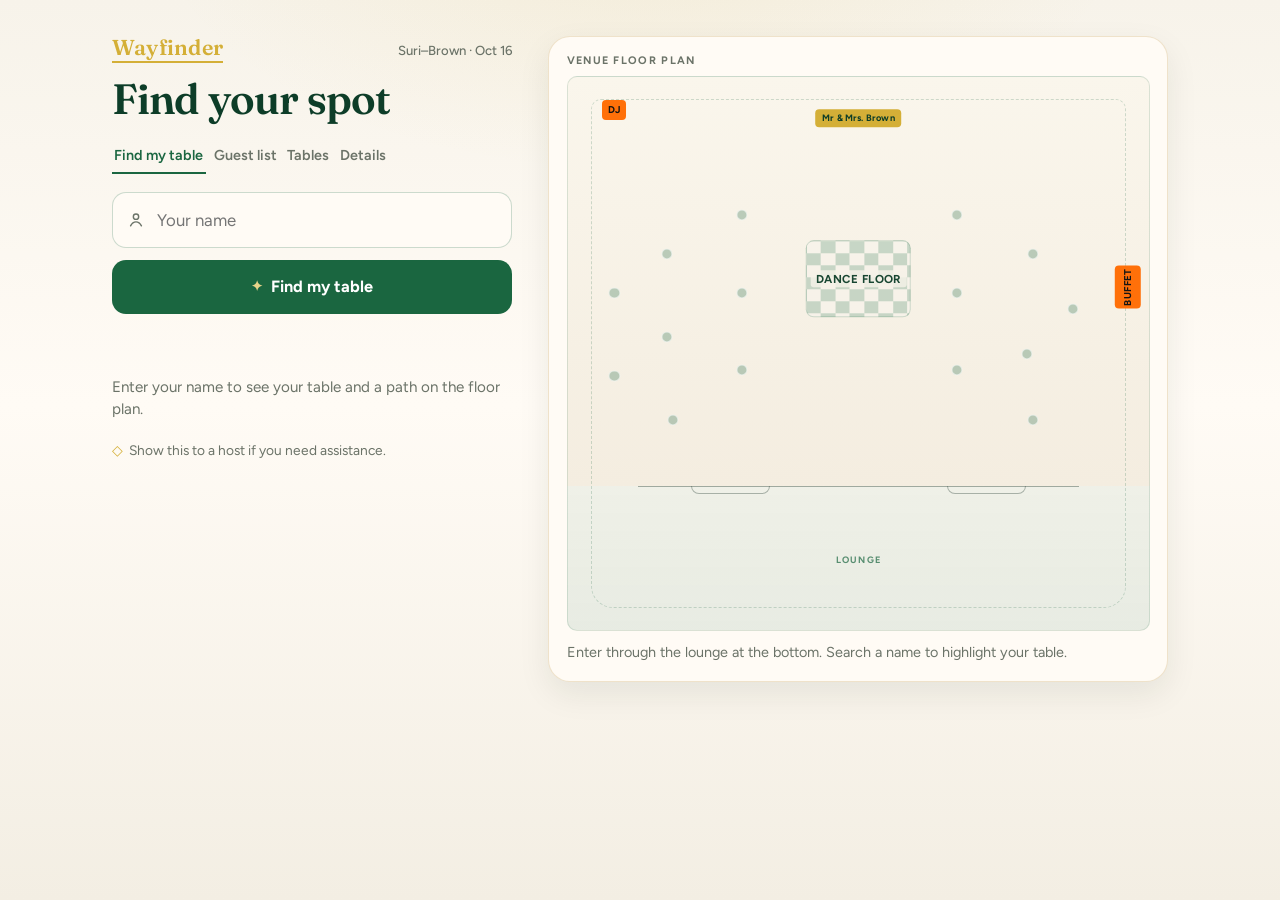
<file: index.html>
<!DOCTYPE html>
<html lang="en">
  <head>
    <meta charset="UTF-8" />
    <meta name="viewport" content="width=device-width, initial-scale=1, viewport-fit=cover" />
    <meta name="theme-color" content="#1a6640" />
    <meta
      name="description"
      content="Find your seat at the Suri–Brown Wedding Reception — Grand Ballroom, October 16, 2026."
    />
    <title>Suri–Brown · Wayfinder</title>
    <link rel="preconnect" href="https://fonts.googleapis.com" />
    <link rel="preconnect" href="https://fonts.gstatic.com" crossorigin />
    <link
      href="https://fonts.googleapis.com/css2?family=Fraunces:opsz,wght@9..144,500;9..144,600;9..144,700&family=Figtree:wght@400;500;600;700&display=swap"
      rel="stylesheet"
    />
    <link rel="stylesheet" href="css/styles.css" />
  </head>
  <body class="wf">
    <div class="wf-shell">
      <div class="wf-column">
        <header class="wf-top">
          <div class="wf-brand">
            <button type="button" class="wf-brand__title">Wayfinder</button>
            <p class="wf-brand__meta">Suri–Brown · Oct 16</p>
          </div>
          <h1 class="wf-headline">Find your spot</h1>
        </header>

        <nav class="wf-tabs" aria-label="Wayfinder sections">
          <button type="button" class="wf-tabs__btn is-active" data-tab="find" aria-pressed="true">
            Find my table
          </button>
          <button type="button" class="wf-tabs__btn" data-tab="guests" aria-pressed="false">
            Guest list
          </button>
          <button type="button" class="wf-tabs__btn" data-tab="tables" aria-pressed="false">
            Tables
          </button>
          <button type="button" class="wf-tabs__btn" data-tab="details" aria-pressed="false">
            Details
          </button>
        </nav>

        <section id="panel-find" class="wf-panel is-active" data-panel="find">
          <form id="search-form" class="wf-search" autocomplete="off" novalidate>
            <label class="wf-field">
              <span class="visually-hidden">Your name</span>
              <span class="wf-field__icon" aria-hidden="true">
                <svg viewBox="0 0 24 24" width="20" height="20" fill="none" stroke="currentColor" stroke-width="1.7">
                  <circle cx="12" cy="8" r="3.2" />
                  <path d="M5.5 19c1.6-3.2 4-4.8 6.5-4.8S16.9 15.8 18.5 19" stroke-linecap="round" />
                </svg>
              </span>
              <input
                id="name-input"
                name="name"
                type="search"
                inputmode="text"
                enterkeyhint="search"
                placeholder="Your name"
                spellcheck="false"
              />
            </label>
            <button type="submit" class="wf-btn">
              <span class="wf-btn__spark" aria-hidden="true">✦</span>
              Find my table
            </button>
          </form>

          <p id="search-status" class="wf-status" role="status" aria-live="polite"></p>
          <div id="match-picker" class="wf-matches" hidden></div>

          <article id="result-card" class="wf-result" hidden aria-live="polite">
            <p class="wf-result__kicker">You’re seated at</p>
            <h2 id="result-title" class="wf-result__title"></h2>
            <div class="wf-result__row">
              <span class="wf-result__icon" aria-hidden="true">
                <svg viewBox="0 0 24 24" width="18" height="18" fill="none" stroke="currentColor" stroke-width="1.6">
                  <circle cx="9" cy="9" r="2.4" />
                  <circle cx="15" cy="9" r="2.4" />
                  <path d="M4.5 18c1.2-2.4 2.8-3.6 4.5-3.6s3.3 1.2 4.5 3.6M11 18c1.2-2.4 2.8-3.6 4.5-3.6s3.3 1.2 4.5 3.6" stroke-linecap="round" />
                </svg>
              </span>
              <div>
                <p id="result-meta" class="wf-result__meta"></p>
                <p id="result-meta-sub" class="wf-result__sub"></p>
              </div>
            </div>
            <div class="wf-result__row">
              <span class="wf-result__icon wf-result__icon--pin" aria-hidden="true">
                <svg viewBox="0 0 24 24" width="18" height="18" fill="none" stroke="currentColor" stroke-width="1.6">
                  <path d="M12 21s6-5.2 6-10a6 6 0 1 0-12 0c0 4.8 6 10 6 10z" />
                  <circle cx="12" cy="11" r="2.2" />
                </svg>
              </span>
              <p id="result-directions" class="wf-result__directions"></p>
            </div>

            <div class="wf-minimap-wrap">
              <div class="wf-minimap__chrome">
                <span>Venue floor plan</span>
              </div>
              <div
                id="map-mobile"
                class="wf-map wf-map--mini"
                role="img"
                aria-label="Simplified venue floor plan with your table marked"
              ></div>
            </div>
          </article>

          <p id="empty-hint" class="wf-empty">
            Enter your name to see your table and a path on the floor plan.
          </p>
        </section>

        <section id="panel-guests" class="wf-panel" data-panel="guests" hidden>
          <h2 class="wf-panel__heading" id="guests-heading">Guest list</h2>
          <p id="guests-lede" class="wf-panel__lede">Tap a name to highlight their table.</p>
          <ul id="guest-list" class="wf-guest-list"></ul>
        </section>

        <section id="panel-tables" class="wf-panel" data-panel="tables" hidden>
          <div id="tables-list-view">
            <h2 class="wf-panel__heading">Tables</h2>
            <p class="wf-panel__lede">Tap a table to see who is seated there.</p>
            <ul id="table-list" class="wf-guest-list"></ul>
          </div>
          <div id="tables-detail-view" hidden>
            <button type="button" class="wf-back" id="tables-back">
              <svg viewBox="0 0 24 24" width="18" height="18" fill="none" stroke="currentColor" stroke-width="1.8" aria-hidden="true">
                <path d="M15 5 8 12l7 7" stroke-linecap="round" stroke-linejoin="round" />
              </svg>
              All tables
            </button>
            <h2 class="wf-panel__heading" id="tables-heading"></h2>
            <p id="tables-lede" class="wf-panel__lede"></p>
            <ul id="table-guests" class="wf-guest-list"></ul>
          </div>
        </section>

        <section id="panel-details" class="wf-panel" data-panel="details" hidden>
          <h2 class="wf-panel__heading">Details</h2>
          <dl class="wf-details">
            <div>
              <dt>Event</dt>
              <dd>Suri–Brown Wedding Reception</dd>
            </div>
            <div>
              <dt>Date</dt>
              <dd>October 16, 2026</dd>
            </div>
            <div>
              <dt>Venue</dt>
              <dd>Grand Ballroom</dd>
            </div>
            <div>
              <dt>How to find your seat</dt>
              <dd>
                Enter your name on Find my table. You’ll see your table name, a short direction from
                the lounge, and a map with YOU highlighted. Show this screen to a host if you need
                help.
              </dd>
            </div>
          </dl>
        </section>

        <p class="wf-assist">
          <span aria-hidden="true">◇</span>
          Show this to a host if you need assistance.
        </p>
      </div>

      <aside class="wf-map-panel" aria-label="Venue floor plan">
        <div class="wf-minimap__chrome wf-minimap__chrome--desk">
          <span>Venue floor plan</span>
        </div>
        <div
          id="map-desktop"
          class="wf-map wf-map--desk"
          role="img"
          aria-label="Grand Ballroom floor plan"
        ></div>
        <p id="map-caption" class="wf-map-caption">
          Enter through the lounge at the bottom. Search a name to highlight your table.
        </p>
      </aside>
    </div>

    <nav class="wf-bottom" aria-label="Primary">
      <button type="button" class="wf-bottom__btn is-active" data-tab="find" aria-pressed="true">
        <svg viewBox="0 0 24 24" width="22" height="22" fill="none" stroke="currentColor" stroke-width="1.7" aria-hidden="true">
          <path d="M12 21s6-5.2 6-10a6 6 0 1 0-12 0c0 4.8 6 10 6 10z" />
          <circle cx="12" cy="11" r="2.2" />
        </svg>
        <span>Find my table</span>
      </button>
      <button type="button" class="wf-bottom__btn" data-tab="guests" aria-pressed="false">
        <svg viewBox="0 0 24 24" width="22" height="22" fill="none" stroke="currentColor" stroke-width="1.7" aria-hidden="true">
          <circle cx="9" cy="9" r="2.4" />
          <circle cx="15" cy="9" r="2.4" />
          <path d="M4.5 18c1.2-2.4 2.8-3.6 4.5-3.6s3.3 1.2 4.5 3.6M11 18c1.2-2.4 2.8-3.6 4.5-3.6s3.3 1.2 4.5 3.6" stroke-linecap="round" />
        </svg>
        <span>Guest list</span>
      </button>
      <button type="button" class="wf-bottom__btn" data-tab="tables" aria-pressed="false">
        <svg viewBox="0 0 24 24" width="22" height="22" fill="none" stroke="currentColor" stroke-width="1.7" aria-hidden="true">
          <rect x="3.5" y="8" width="17" height="3.2" rx="0.6" />
          <path d="M7 11.2V18M17 11.2V18" stroke-linecap="round" />
        </svg>
        <span>Tables</span>
      </button>
      <button type="button" class="wf-bottom__btn" data-tab="details" aria-pressed="false">
        <svg viewBox="0 0 24 24" width="22" height="22" fill="none" stroke="currentColor" stroke-width="1.7" aria-hidden="true">
          <circle cx="12" cy="12" r="8.5" />
          <path d="M12 10.5v5M12 7.8h.01" stroke-linecap="round" />
        </svg>
        <span>Details</span>
      </button>
    </nav>

    <script type="module" src="js/app.js"></script>
  </body>
</html>
</file>
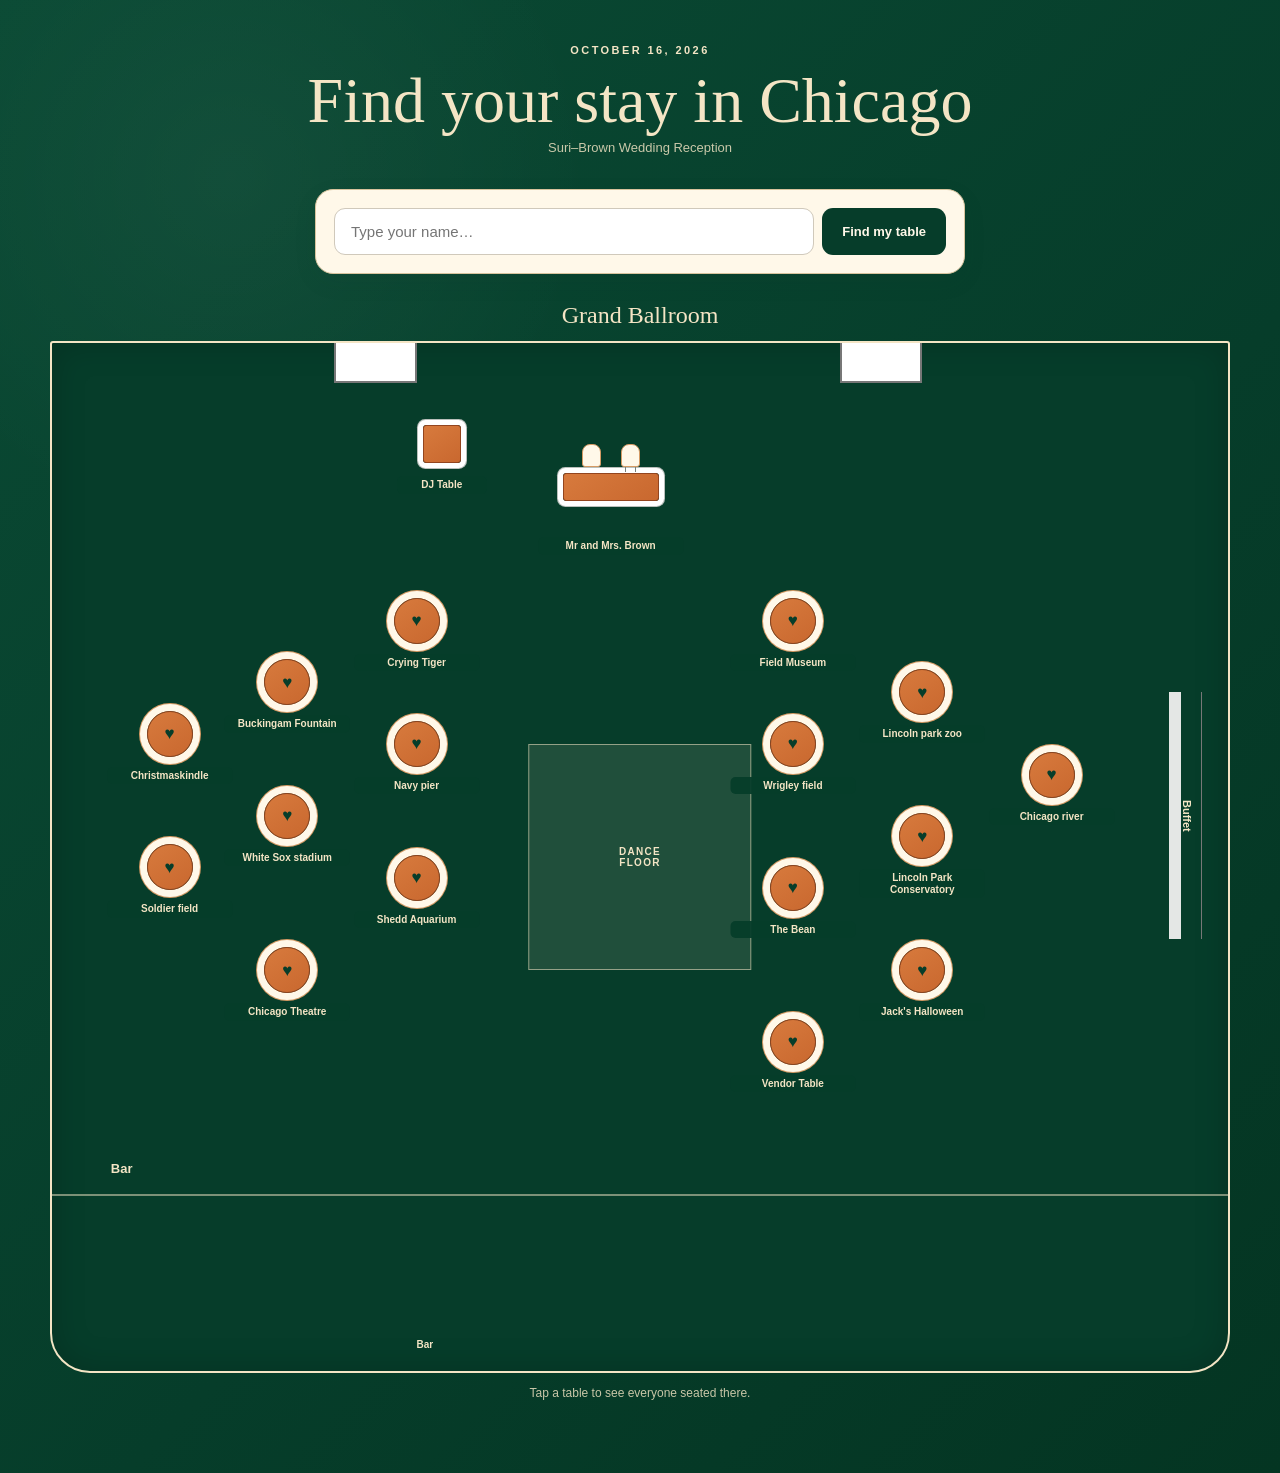
<file: original.html>
<!doctype html>
<html lang="en">
<head>
<meta charset="utf-8"><meta name="viewport" content="width=device-width,initial-scale=1">
<title>Suri-Brown Wedding | Find Your Seat</title>
<style>
:root{--green:#173d2b;--cream:#fbfaf6;--gold:#b89b65;--muted:#69736c}
*{box-sizing:border-box}body{margin:0;background:var(--cream);color:#202822;font-family:Georgia,serif}
header{text-align:center;padding:44px 18px 24px}.date{font:600 11px Arial;letter-spacing:.22em;text-transform:uppercase;color:var(--gold)}
h1{margin:8px 0 2px;font-size:clamp(38px,6vw,64px);font-weight:400;color:var(--green)}.sub{font:13px Arial;color:var(--muted)}
main{max-width:1280px;margin:auto;padding:0 16px 60px}
.search{max-width:650px;margin:10px auto 28px;background:#fff;border:1px solid #e5dfd3;border-radius:18px;padding:18px;box-shadow:0 8px 25px #173d2b12}
.row{display:flex;gap:8px}input{flex:1;border:1px solid #d0c9bb;border-radius:11px;padding:14px 16px;font:15px Arial;outline:none}input:focus{border-color:var(--green)}
.find{border:0;border-radius:11px;background:var(--green);color:#fff;padding:0 20px;font:bold 13px Arial;cursor:pointer}
.results{display:none;margin-top:10px}.hit{font:14px Arial;padding:12px;background:#f7f4ed;border-radius:10px;margin-top:6px;cursor:pointer}.hit b{color:var(--green)}
.title{text-align:center;color:var(--green);font-weight:400;margin:28px 0 12px}
.room{position:relative;width:min(100%,1180px);aspect-ratio:1020/892;margin:auto;background:#fff;border:2px solid #777;border-radius:3px 3px 40px 40px;overflow:hidden}
.topdoor{position:absolute;top:-1px;width:7%;height:4%;border:2px solid #777;border-top:0;background:#fff}.d1{left:24%}.d2{left:67%}
.dj{position:absolute;left:30%;top:8%;font:15px Arial;color:#c5531d}.backdrop{position:absolute;left:38%;top:9%;font:15px Arial;color:#c5531d}
.dance{position:absolute;left:50%;top:39%;width:19%;height:22%;transform:translateX(-50%);background:#e9eceb;border:1px solid #9da5a1;display:grid;place-items:center;text-align:center;font:bold 10px Arial;letter-spacing:.13em;color:#6d756f;text-transform:uppercase}
.buffet{position:absolute;right:2.2%;top:34%;height:24%;border-left:12px solid #e4e7e5;border-right:1px solid #777;writing-mode:vertical-rl;display:flex;align-items:center;justify-content:center;padding-right:8px;font:bold 11px Arial}
.bar{position:absolute;left:5%;bottom:19%;font:bold 13px Arial}.bottombar{position:absolute;left:31%;bottom:2%;font:bold 10px Arial}.divider{position:absolute;left:0;right:0;bottom:17%;border-top:2px solid #777}
.table{position:absolute;transform:translate(-50%,-50%);width:46px;height:46px;border-radius:50%;background:#eef0ef;border:1.5px solid #78817c;box-shadow:0 0 0 7px #fff,0 0 0 8px #b9bfbb;display:grid;place-items:center;color:var(--green);font:bold 11px Arial;cursor:pointer;z-index:3;transition:.15s}
.table:hover,.table.active{background:var(--green);color:#fff;transform:translate(-50%,-50%) scale(1.08)}
.tableLabel{position:absolute;top:calc(100% + 11px);left:50%;transform:translateX(-50%);width:125px;padding:3px 5px;background:rgba(255,255,255,.95);border-radius:5px;color:var(--green);font:600 10px/1.15 Arial;text-align:center;pointer-events:none}
.note{text-align:center;margin:13px 0;font:12px Arial;color:var(--muted)}
.panel{display:none;max-width:650px;margin:20px auto;background:#fff;border:1px solid #e5dfd3;border-radius:18px;padding:22px}.panel.show{display:block}
.panel h2{margin:0;color:var(--green);font-weight:400}.tname{margin:4px 0 15px;font:11px Arial;letter-spacing:.12em;text-transform:uppercase;color:var(--gold)}.guests{columns:2;border-top:1px solid #eee7dc;padding-top:12px}.guest{font:14px/1.9 Arial;break-inside:avoid}
@media(max-width:650px){header{padding-top:28px}.row{display:block}.find{width:100%;padding:13px;margin-top:7px}.room{width:100%;aspect-ratio:1020/892}.table{width:29px;height:29px;box-shadow:0 0 0 4px #fff,0 0 0 5px #b9bfbb;font-size:8px}.tableLabel{width:76px;top:calc(100% + 6px);font-size:6.5px;line-height:1.05;padding:2px}.dj,.backdrop{font-size:8px}.dance{font-size:6px}.guests{columns:1}}
.heart{font-size:17px;line-height:1}@media(max-width:650px){.heart{font-size:12px}}
.sweetheart{
 position:absolute;left:47.5%;top:11.5%;transform:translateX(-50%);
 width:150px;height:70px;z-index:3;
}
.sweet-table{
 position:absolute;left:27px;top:12px;width:96px;height:28px;
 background:#eef0ef;border:1.5px solid #78817c;
 box-shadow:0 0 0 5px #fff,0 0 0 6px #b9bfbb;
 border-radius:3px;
}
.sweet-chair{
 position:absolute;top:-17px;width:19px;height:23px;
 background:#fff;border:1.5px solid #78817c;border-radius:8px 8px 3px 3px;
}
.sweet-chair:after{
 content:"";position:absolute;left:3px;right:3px;bottom:-6px;height:5px;
 border-left:1px solid #78817c;border-right:1px solid #78817c;
}
.sweet-chair.c1{left:46px}.sweet-chair.c2{right:46px}
.sweet-label{
 position:absolute;top:76px;left:50%;transform:translateX(-50%);
 width:145px;padding:3px 5px;background:rgba(255,255,255,.95);
 border-radius:5px;color:var(--green);
 font:600 10px/1.15 Arial,sans-serif;text-align:center;white-space:nowrap;
}
@media(max-width:650px){
 .sweetheart{width:88px;height:46px;top:11%}
 .sweet-table{left:18px;top:8px;width:52px;height:17px;box-shadow:0 0 0 3px #fff,0 0 0 4px #b9bfbb}
 .sweet-chair{top:-12px;width:13px;height:17px}
 .sweet-chair.c1{left:27px}.sweet-chair.c2{right:27px}
 .sweet-label{top:49px;width:90px;font-size:6.5px;padding:2px}
}

.dj{
 position:absolute;left:30%;top:8%;width:74px;height:70px;
 color:var(--green);font:600 10px/1.15 Arial,sans-serif;
}
.dj-square{
 position:absolute;left:50%;top:0;transform:translateX(-50%);
 width:38px;height:38px;background:#eef0ef;border:1.5px solid #78817c;
 box-shadow:0 0 0 5px #fff,0 0 0 6px #b9bfbb;border-radius:3px;
}
.dj-label{
 position:absolute;top:51px;left:50%;transform:translateX(-50%);
 width:90px;padding:3px 5px;background:rgba(255,255,255,.95);
 border-radius:5px;color:var(--green);font:600 10px/1.15 Arial,sans-serif;
 text-align:center;white-space:nowrap;
}
@media(max-width:650px){
 .dj{left:17%;top:7.5%;width:48px;height:45px}
 .dj-square{width:24px;height:24px;box-shadow:0 0 0 3px #fff,0 0 0 4px #b9bfbb}
 .dj-label{top:32px;width:52px;font-size:6.5px;padding:2px}
}
</style>
<style>
/* VISUAL AESTHETIC ONLY — layout/coordinates remain from NO_CLICK_TABLE_NUMBERS */
:root{
 --emerald:#063d2a;
 --emerald2:#0a4a34;
 --rustic-orange:#c9682f;
 --rustic-orange-dark:#93451f;
 --cream:#f4e5c5;
 --ivory:#fff8e9;
}
html,body{
 background:#031e16 !important;
}
body{
 background:
 radial-gradient(circle at 18% 12%,rgba(255,255,255,.04),transparent 22%),
 linear-gradient(135deg,var(--emerald2),var(--emerald) 58%,#043522) !important;
 color:var(--cream) !important;
}
header .date{color:var(--cream) !important;}
header h1,.title{color:var(--cream) !important;}
header .sub,.note{color:rgba(244,229,197,.82) !important;}
.search,.panel{
 background:var(--ivory) !important;
 color:#202822 !important;
 border-color:#d7c39d !important;
}
.find{background:var(--emerald) !important;color:var(--ivory) !important;}
.room{
 background:var(--emerald) !important;
 border-color:var(--cream) !important;
 box-shadow:inset 0 0 34px rgba(0,0,0,.18);
}
.table{
 background:linear-gradient(145deg,#d77a3d,var(--rustic-orange)) !important;
 border-color:var(--rustic-orange-dark) !important;
 box-shadow:0 0 0 7px var(--ivory),0 0 0 8px #d59a64 !important;
 color:var(--emerald) !important;
}
.table:hover,.table.active{
 background:#dc7b3c !important;
 color:var(--emerald) !important;
}
.tableLabel{
 background:rgba(6,61,42,.94) !important;
 color:var(--cream) !important;
}
.sweet-table,.dj-square{
 background:linear-gradient(145deg,#d77a3d,var(--rustic-orange)) !important;
 border-color:var(--rustic-orange-dark) !important;
}
.sweet-label,.dj-label{
 background:rgba(6,61,42,.94) !important;
 color:var(--cream) !important;
}
.sweet-chair{
 background:var(--ivory) !important;
 border-color:#d59a64 !important;
}
.dance{
 background:rgba(244,229,197,.11) !important;
 border-color:rgba(244,229,197,.55) !important;
 color:var(--cream) !important;
}
.buffet,.bar,.bottombar{color:var(--cream) !important;}
.divider{border-color:rgba(244,229,197,.5) !important;}
@media(max-width:650px){
 .table{
   box-shadow:0 0 0 4px var(--ivory),0 0 0 5px #d59a64 !important;
 }
}
</style>
</head>
<body>
<header><div class="date">October 16, 2026</div><h1>Find your stay in Chicago</h1><div class="sub">Suri–Brown Wedding Reception</div></header>
<main>
<section class="search"><div class="row"><input id="q" placeholder="Type your name…" autocomplete="off"><button class="find" onclick="searchGuest()">Find my table</button></div><div id="results" class="results"></div></section>
<h2 class="title">Grand Ballroom</h2>
<div class="room" id="room"><div class="topdoor d1"></div><div class="topdoor d2"></div><div class="dj"><div class="dj-square"></div><div class="dj-label">DJ Table</div></div><div class="sweetheart"><div class="sweet-chair c1"></div><div class="sweet-table"></div><div class="sweet-chair c2"></div><div class="sweet-label">Mr and Mrs. Brown</div></div><div class="dance">Dance<br>Floor</div><div class="buffet">Buffet</div><div class="bar">Bar</div><div class="divider"></div><div class="bottombar">Bar</div></div>
<div class="note">Tap a table to see everyone seated there.</div>
<section id="panel" class="panel"><h2 id="pt"></h2><div id="pn" class="tname"></div><div id="guests" class="guests"></div></section>
</main>
<script>
const tables={"1": {"name": "Crying Tiger", "guests": ["Lisa", "Jason", "Randy", "Tina", "Amber", "Nushraa", "Kat", "Kyan", "Derrick", "Greg Brown"]}, "2": {"name": "Field Museum", "guests": ["Muskaan", "Armaan", "Priya", "Benek", "Ekta", "Nitya", "Sonali", "Sabrina", "Devina", "Juhi"]}, "3": {"name": "Buckingam Fountain", "guests": ["Krunal", "Alana", "Sayan", "Sabbena", "Lude", "Esdras", "Trupti", "Aaron"]}, "4": {"name": "Lincoln park zoo", "guests": ["Erika", "Maria", "Natalie", "Chelsie (Jude)", "Omar", "Rummanu"]}, "5": {"name": "Christmaskindle", "guests": ["Rori", "John", "Lauren", "Chantel", "Bruna", "Ian"]}, "6": {"name": "Chicago river", "guests": ["Jitender", "Pinky", "Rama", "Suresh", "Shewtha", "Shrey", "Anurag", "Shweta"]}, "7": {"name": "Navy pier", "guests": ["Sheetal", "Mahesh", "Uma", "Suresh", "Seema", "Sanjeev"]}, "8": {"name": "Wrigley field", "guests": ["Priya", "Benek", "Ekta", "Nitya", "Romi", "Sandhya", "Bina Suri", "Papa's mami"]}, "9": {"name": "White Sox stadium", "guests": ["Harmeet", "Arunesh", "Manju Ohri", "Pooja Ohri"]}, "10": {"name": "Lincoln Park Conservatory", "guests": ["Ammu", "Naveen", "Debra", "Joe", "Rashmi", "Shashi"]}, "11": {"name": "Soldier field", "guests": ["Naweed", "Farheen", "Isma", "Israa", "Rayyan"]}, "12": {"name": "Shedd Aquarium", "guests": ["Gurusharan Bhogal", "Reena Bhogal", "Rick Chopra", "Rick Chopra", "Kalpana Chandra", "Sandy Chandra"]}, "13": {"name": "The Bean", "guests": ["Neha Puri", "Chandar Puri", "Ritvik Puri", "Mayank Puri", "Jolly", "Sandeep", "Priya", "Nishant"]}, "14": {"name": "Chicago Theatre", "guests": ["Gurusharan Bhogal", "Reena Bhogal", "Rick Chopra", "Shelley Chopra", "Kalpana Chandra", "Sandy Chandra", "Naweed"]}, "15": {"name": "Jack's Halloween", "guests": ["Neha Puri", "Chandar Puri", "Ritvik Puri", "Mayank Puri", "Harmeet", "Arunesh", "Manju Ohri", "Puja Ohri"]}, "16": {"name": "Vendor Table", "guests": []}};const positions={"1": {"x": 31, "y": 27}, "2": {"x": 63, "y": 27}, "3": {"x": 20, "y": 33}, "4": {"x": 74, "y": 34}, "5": {"x": 10, "y": 38}, "6": {"x": 85, "y": 42}, "7": {"x": 31, "y": 39}, "8": {"x": 63, "y": 39}, "9": {"x": 20, "y": 46}, "10": {"x": 74, "y": 48}, "11": {"x": 10, "y": 51}, "12": {"x": 31, "y": 52}, "13": {"x": 63, "y": 53}, "14": {"x": 20, "y": 61}, "15": {"x": 74, "y": 61}, "16": {"x": 63, "y": 68}};const room=document.getElementById("room");
for(let n=1;n<=16;n++){const p=positions[n],t=tables[n],b=document.createElement("button");b.className="table";b.dataset.table=n;b.innerHTML=`<span class="heart">♥️</span><span class="tableLabel">${t.name}</span>`;b.style.left=p.x+"%";b.style.top=p.y+"%";b.onclick=()=>show(n);room.appendChild(b)}
const norm=s=>s.toLowerCase().trim().replace(/\s+/g," ");
function searchGuest(){const q=norm(document.getElementById("q").value),r=document.getElementById("results");if(!q){r.style.display="none";return}let a=[];Object.entries(tables).forEach(([n,t])=>t.guests.forEach(g=>{if(norm(g).includes(q))a.push([g,n,t.name])}));r.innerHTML=a.length?a.map(x=>`<div class="hit" onclick="show(${x[1]})"><b>${x[0]}</b> — Table ${x[1]} · ${x[2]}</div>`).join(""):'<div class="hit">No match found. Try a first or last name.</div>';r.style.display="block"}
document.getElementById("q").addEventListener("input",e=>{if(e.target.value.length>=2)searchGuest()});document.getElementById("q").addEventListener("keydown",e=>{if(e.key==="Enter")searchGuest()});
function show(n){const t=tables[n];document.querySelectorAll(".table").forEach(x=>x.classList.toggle("active",x.dataset.table==n));document.getElementById("pt").textContent=t.name;document.getElementById("pn").textContent="";document.getElementById("guests").innerHTML=t.guests.length?t.guests.map(g=>`<div class="guest">${g}</div>`).join(""):(n===16?'<div class="guest">Vendor Table</div>':'<div class="guest">No guests are listed for this table in the spreadsheet.</div>');document.getElementById("panel").classList.add("show");document.getElementById("panel").scrollIntoView({behavior:"smooth",block:"nearest"})}
</script></body></html>
</file>
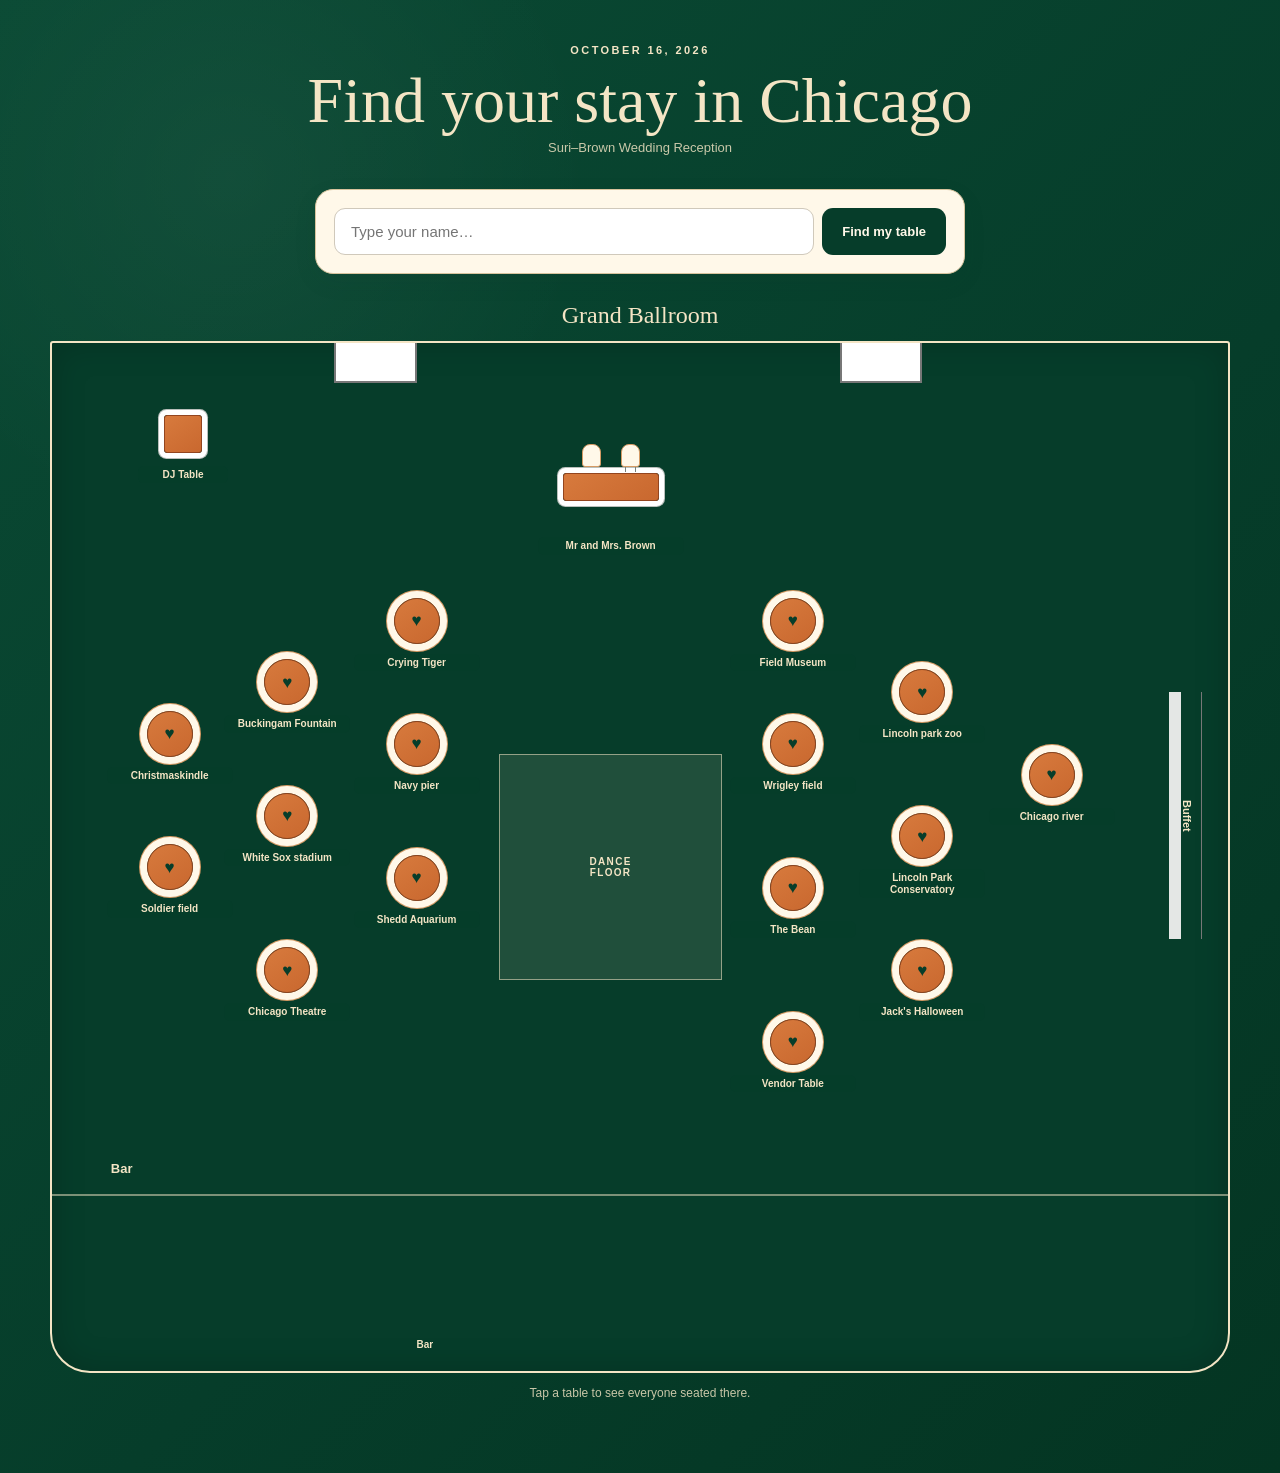
<file: preview.html>
<!doctype html>
<html lang="en">
<head>
<meta charset="utf-8"><meta name="viewport" content="width=device-width,initial-scale=1">
<title>Suri-Brown Wedding | Find Your Seat</title>
<style>
:root{--green:#173d2b;--cream:#fbfaf6;--gold:#b89b65;--muted:#69736c}
*{box-sizing:border-box}body{margin:0;background:var(--cream);color:#202822;font-family:Georgia,serif}
header{text-align:center;padding:44px 18px 24px}.date{font:600 11px Arial;letter-spacing:.22em;text-transform:uppercase;color:var(--gold)}
h1{margin:8px 0 2px;font-size:clamp(38px,6vw,64px);font-weight:400;color:var(--green)}.sub{font:13px Arial;color:var(--muted)}
main{max-width:1280px;margin:auto;padding:0 16px 60px}
.search{max-width:650px;margin:10px auto 28px;background:#fff;border:1px solid #e5dfd3;border-radius:18px;padding:18px;box-shadow:0 8px 25px #173d2b12}
.row{display:flex;gap:8px}input{flex:1;border:1px solid #d0c9bb;border-radius:11px;padding:14px 16px;font:15px Arial;outline:none}input:focus{border-color:var(--green)}
.find{border:0;border-radius:11px;background:var(--green);color:#fff;padding:0 20px;font:bold 13px Arial;cursor:pointer}
.results{display:none;margin-top:10px}.hit{font:14px Arial;padding:12px;background:#f7f4ed;border-radius:10px;margin-top:6px;cursor:pointer}.hit b{color:var(--green)}
.title{text-align:center;color:var(--green);font-weight:400;margin:28px 0 12px}
.room{position:relative;width:min(100%,1180px);aspect-ratio:1020/892;margin:auto;background:#fff;border:2px solid #777;border-radius:3px 3px 40px 40px;overflow:hidden}
.topdoor{position:absolute;top:-1px;width:7%;height:4%;border:2px solid #777;border-top:0;background:#fff}.d1{left:24%}.d2{left:67%}
.dj{position:absolute;left:8%;top:8%;font:15px Arial;color:#c5531d}.backdrop{position:absolute;left:38%;top:9%;font:15px Arial;color:#c5531d}
.dance{position:absolute;left:38%;top:40%;width:19%;height:22%;background:#e9eceb;border:1px solid #9da5a1;display:grid;place-items:center;text-align:center;font:bold 10px Arial;letter-spacing:.13em;color:#6d756f;text-transform:uppercase}
.buffet{position:absolute;right:2.2%;top:34%;height:24%;border-left:12px solid #e4e7e5;border-right:1px solid #777;writing-mode:vertical-rl;display:flex;align-items:center;justify-content:center;padding-right:8px;font:bold 11px Arial}
.bar{position:absolute;left:5%;bottom:19%;font:bold 13px Arial}.bottombar{position:absolute;left:31%;bottom:2%;font:bold 10px Arial}.divider{position:absolute;left:0;right:0;bottom:17%;border-top:2px solid #777}
.table{position:absolute;transform:translate(-50%,-50%);width:46px;height:46px;border-radius:50%;background:#eef0ef;border:1.5px solid #78817c;box-shadow:0 0 0 7px #fff,0 0 0 8px #b9bfbb;display:grid;place-items:center;color:var(--green);font:bold 11px Arial;cursor:pointer;z-index:3;transition:.15s}
.table:hover,.table.active{background:var(--green);color:#fff;transform:translate(-50%,-50%) scale(1.08)}
.tableLabel{position:absolute;top:calc(100% + 11px);left:50%;transform:translateX(-50%);width:125px;padding:3px 5px;background:rgba(255,255,255,.95);border-radius:5px;color:var(--green);font:600 10px/1.15 Arial;text-align:center;pointer-events:none}
.note{text-align:center;margin:13px 0;font:12px Arial;color:var(--muted)}
.panel{display:none;max-width:650px;margin:20px auto;background:#fff;border:1px solid #e5dfd3;border-radius:18px;padding:22px}.panel.show{display:block}
.panel h2{margin:0;color:var(--green);font-weight:400}.tname{margin:4px 0 15px;font:11px Arial;letter-spacing:.12em;text-transform:uppercase;color:var(--gold)}.guests{columns:2;border-top:1px solid #eee7dc;padding-top:12px}.guest{font:14px/1.9 Arial;break-inside:avoid}
@media(max-width:650px){header{padding-top:28px}.row{display:block}.find{width:100%;padding:13px;margin-top:7px}.room{width:100%;aspect-ratio:1020/892}.table{width:29px;height:29px;box-shadow:0 0 0 4px #fff,0 0 0 5px #b9bfbb;font-size:8px}.tableLabel{width:76px;top:calc(100% + 6px);font-size:6.5px;line-height:1.05;padding:2px}.dj,.backdrop{font-size:8px}.dance{font-size:6px}.guests{columns:1}}
.heart{font-size:17px;line-height:1}@media(max-width:650px){.heart{font-size:12px}}
.sweetheart{
 position:absolute;left:47.5%;top:11.5%;transform:translateX(-50%);
 width:150px;height:70px;z-index:3;
}
.sweet-table{
 position:absolute;left:27px;top:12px;width:96px;height:28px;
 background:#eef0ef;border:1.5px solid #78817c;
 box-shadow:0 0 0 5px #fff,0 0 0 6px #b9bfbb;
 border-radius:3px;
}
.sweet-chair{
 position:absolute;top:-17px;width:19px;height:23px;
 background:#fff;border:1.5px solid #78817c;border-radius:8px 8px 3px 3px;
}
.sweet-chair:after{
 content:"";position:absolute;left:3px;right:3px;bottom:-6px;height:5px;
 border-left:1px solid #78817c;border-right:1px solid #78817c;
}
.sweet-chair.c1{left:46px}.sweet-chair.c2{right:46px}
.sweet-label{
 position:absolute;top:76px;left:50%;transform:translateX(-50%);
 width:145px;padding:3px 5px;background:rgba(255,255,255,.95);
 border-radius:5px;color:var(--green);
 font:600 10px/1.15 Arial,sans-serif;text-align:center;white-space:nowrap;
}
@media(max-width:650px){
 .sweetheart{width:88px;height:46px;top:11%}
 .sweet-table{left:18px;top:8px;width:52px;height:17px;box-shadow:0 0 0 3px #fff,0 0 0 4px #b9bfbb}
 .sweet-chair{top:-12px;width:13px;height:17px}
 .sweet-chair.c1{left:27px}.sweet-chair.c2{right:27px}
 .sweet-label{top:49px;width:90px;font-size:6.5px;padding:2px}
}

.dj{
 position:absolute;left:8%;top:7%;width:74px;height:70px;
 color:var(--green);font:600 10px/1.15 Arial,sans-serif;
}
.dj-square{
 position:absolute;left:50%;top:0;transform:translateX(-50%);
 width:38px;height:38px;background:#eef0ef;border:1.5px solid #78817c;
 box-shadow:0 0 0 5px #fff,0 0 0 6px #b9bfbb;border-radius:3px;
}
.dj-label{
 position:absolute;top:51px;left:50%;transform:translateX(-50%);
 width:90px;padding:3px 5px;background:rgba(255,255,255,.95);
 border-radius:5px;color:var(--green);font:600 10px/1.15 Arial,sans-serif;
 text-align:center;white-space:nowrap;
}
@media(max-width:650px){
 .dj{left:8%;top:7%;width:48px;height:45px}
 .dj-square{width:24px;height:24px;box-shadow:0 0 0 3px #fff,0 0 0 4px #b9bfbb}
 .dj-label{top:32px;width:52px;font-size:6.5px;padding:2px}
}
</style>
<style>
/* VISUAL AESTHETIC ONLY — layout/coordinates remain from NO_CLICK_TABLE_NUMBERS */
:root{
 --emerald:#063d2a;
 --emerald2:#0a4a34;
 --rustic-orange:#c9682f;
 --rustic-orange-dark:#93451f;
 --cream:#f4e5c5;
 --ivory:#fff8e9;
}
html,body{
 background:#031e16 !important;
}
body{
 background:
 radial-gradient(circle at 18% 12%,rgba(255,255,255,.04),transparent 22%),
 linear-gradient(135deg,var(--emerald2),var(--emerald) 58%,#043522) !important;
 color:var(--cream) !important;
}
header .date{color:var(--cream) !important;}
header h1,.title{color:var(--cream) !important;}
header .sub,.note{color:rgba(244,229,197,.82) !important;}
.search,.panel{
 background:var(--ivory) !important;
 color:#202822 !important;
 border-color:#d7c39d !important;
}
.find{background:var(--emerald) !important;color:var(--ivory) !important;}
.room{
 background:var(--emerald) !important;
 border-color:var(--cream) !important;
 box-shadow:inset 0 0 34px rgba(0,0,0,.18);
}
.table{
 background:linear-gradient(145deg,#d77a3d,var(--rustic-orange)) !important;
 border-color:var(--rustic-orange-dark) !important;
 box-shadow:0 0 0 7px var(--ivory),0 0 0 8px #d59a64 !important;
 color:var(--emerald) !important;
}
.table:hover,.table.active{
 background:#dc7b3c !important;
 color:var(--emerald) !important;
}
.tableLabel{
 background:rgba(6,61,42,.94) !important;
 color:var(--cream) !important;
}
.sweet-table,.dj-square{
 background:linear-gradient(145deg,#d77a3d,var(--rustic-orange)) !important;
 border-color:var(--rustic-orange-dark) !important;
}
.sweet-label,.dj-label{
 background:rgba(6,61,42,.94) !important;
 color:var(--cream) !important;
}
.sweet-chair{
 background:var(--ivory) !important;
 border-color:#d59a64 !important;
}
.dance{
 background:rgba(244,229,197,.11) !important;
 border-color:rgba(244,229,197,.55) !important;
 color:var(--cream) !important;
}
.buffet,.bar,.bottombar{color:var(--cream) !important;}
.divider{border-color:rgba(244,229,197,.5) !important;}
@media(max-width:650px){
 .table{
   box-shadow:0 0 0 4px var(--ivory),0 0 0 5px #d59a64 !important;
 }
}
</style>
</head>
<body>
<header><div class="date">October 16, 2026</div><h1>Find your stay in Chicago</h1><div class="sub">Suri–Brown Wedding Reception</div></header>
<main>
<section class="search"><div class="row"><input id="q" placeholder="Type your name…" autocomplete="off"><button class="find" onclick="searchGuest()">Find my table</button></div><div id="results" class="results"></div></section>
<h2 class="title">Grand Ballroom</h2>
<div class="room" id="room"><div class="topdoor d1"></div><div class="topdoor d2"></div><div class="dj"><div class="dj-square"></div><div class="dj-label">DJ Table</div></div><div class="sweetheart"><div class="sweet-chair c1"></div><div class="sweet-table"></div><div class="sweet-chair c2"></div><div class="sweet-label">Mr and Mrs. Brown</div></div><div class="dance">Dance<br>Floor</div><div class="buffet">Buffet</div><div class="bar">Bar</div><div class="divider"></div><div class="bottombar">Bar</div></div>
<div class="note">Tap a table to see everyone seated there.</div>
<section id="panel" class="panel"><h2 id="pt"></h2><div id="pn" class="tname"></div><div id="guests" class="guests"></div></section>
</main>
<script>
const tables={"1": {"name": "Crying Tiger", "guests": ["Lisa", "Jason", "Randy", "Tina", "Amber", "Nushraa", "Kat", "Kyan", "Derrick", "Greg Brown"]}, "2": {"name": "Field Museum", "guests": ["Muskaan", "Armaan", "Priya", "Benek", "Ekta", "Nitya", "Sonali", "Sabrina", "Devina", "Juhi"]}, "3": {"name": "Buckingam Fountain", "guests": ["Krunal", "Alana", "Sayan", "Sabbena", "Lude", "Esdras", "Trupti", "Aaron"]}, "4": {"name": "Lincoln park zoo", "guests": ["Erika", "Maria", "Natalie", "Chelsie (Jude)", "Omar", "Rummanu"]}, "5": {"name": "Christmaskindle", "guests": ["Rori", "John", "Lauren", "Chantel", "Bruna", "Ian"]}, "6": {"name": "Chicago river", "guests": ["Jitender", "Pinky", "Rama", "Suresh", "Shewtha", "Shrey", "Anurag", "Shweta"]}, "7": {"name": "Navy pier", "guests": ["Sheetal", "Mahesh", "Uma", "Suresh", "Seema", "Sanjeev"]}, "8": {"name": "Wrigley field", "guests": ["Priya", "Benek", "Ekta", "Nitya", "Romi", "Sandhya", "Bina Suri", "Papa's mami"]}, "9": {"name": "White Sox stadium", "guests": ["Harmeet", "Arunesh", "Manju Ohri", "Pooja Ohri"]}, "10": {"name": "Lincoln Park Conservatory", "guests": ["Ammu", "Naveen", "Debra", "Joe", "Rashmi", "Shashi"]}, "11": {"name": "Soldier field", "guests": ["Naweed", "Farheen", "Isma", "Israa", "Rayyan"]}, "12": {"name": "Shedd Aquarium", "guests": ["Gurusharan Bhogal", "Reena Bhogal", "Rick Chopra", "Rick Chopra", "Kalpana Chandra", "Sandy Chandra"]}, "13": {"name": "The Bean", "guests": ["Neha Puri", "Chandar Puri", "Ritvik Puri", "Mayank Puri", "Jolly", "Sandeep", "Priya", "Nishant"]}, "14": {"name": "Chicago Theatre", "guests": ["Gurusharan Bhogal", "Reena Bhogal", "Rick Chopra", "Shelley Chopra", "Kalpana Chandra", "Sandy Chandra", "Naweed"]}, "15": {"name": "Jack's Halloween", "guests": ["Neha Puri", "Chandar Puri", "Ritvik Puri", "Mayank Puri", "Harmeet", "Arunesh", "Manju Ohri", "Puja Ohri"]}, "16": {"name": "Vendor Table", "guests": []}};const positions={"1": {"x": 31, "y": 27}, "2": {"x": 63, "y": 27}, "3": {"x": 20, "y": 33}, "4": {"x": 74, "y": 34}, "5": {"x": 10, "y": 38}, "6": {"x": 85, "y": 42}, "7": {"x": 31, "y": 39}, "8": {"x": 63, "y": 39}, "9": {"x": 20, "y": 46}, "10": {"x": 74, "y": 48}, "11": {"x": 10, "y": 51}, "12": {"x": 31, "y": 52}, "13": {"x": 63, "y": 53}, "14": {"x": 20, "y": 61}, "15": {"x": 74, "y": 61}, "16": {"x": 63, "y": 68}};const room=document.getElementById("room");
for(let n=1;n<=16;n++){const p=positions[n],t=tables[n],b=document.createElement("button");b.className="table";b.dataset.table=n;b.innerHTML=`<span class="heart">♥️</span><span class="tableLabel">${t.name}</span>`;b.style.left=p.x+"%";b.style.top=p.y+"%";b.onclick=()=>show(n);room.appendChild(b)}
const norm=s=>s.toLowerCase().trim().replace(/\s+/g," ");
function searchGuest(){const q=norm(document.getElementById("q").value),r=document.getElementById("results");if(!q){r.style.display="none";return}let a=[];Object.entries(tables).forEach(([n,t])=>t.guests.forEach(g=>{if(norm(g).includes(q))a.push([g,n,t.name])}));r.innerHTML=a.length?a.map(x=>`<div class="hit" onclick="show(${x[1]})"><b>${x[0]}</b> — Table ${x[1]} · ${x[2]}</div>`).join(""):'<div class="hit">No match found. Try a first or last name.</div>';r.style.display="block"}
document.getElementById("q").addEventListener("input",e=>{if(e.target.value.length>=2)searchGuest()});document.getElementById("q").addEventListener("keydown",e=>{if(e.key==="Enter")searchGuest()});
function show(n){const t=tables[n];document.querySelectorAll(".table").forEach(x=>x.classList.toggle("active",x.dataset.table==n));document.getElementById("pt").textContent=t.name;document.getElementById("pn").textContent="";document.getElementById("guests").innerHTML=t.guests.length?t.guests.map(g=>`<div class="guest">${g}</div>`).join(""):(n===16?'<div class="guest">Vendor Table</div>':'<div class="guest">No guests are listed for this table in the spreadsheet.</div>');document.getElementById("panel").classList.add("show");document.getElementById("panel").scrollIntoView({behavior:"smooth",block:"nearest"})}
</script></body></html>
</file>
<file: css/styles.css>
:root {
  --green: #1a6640;
  --green-deep: #0d3d28;
  --green-ink: #122018;
  --gold: #d4af37;
  --gold-soft: #e8d48a;
  --cream: #f7f3ea;
  --cream-deep: #efe8d8;
  --paper: #fffbf5;
  --line: rgba(26, 102, 64, 0.16);
  --muted: #6b7368;
  --orange: #ff7009;
  --text: #122018;
  --radius: 16px;
  --font-display: "Fraunces", "Times New Roman", serif;
  --font-body: "Figtree", "Helvetica Neue", sans-serif;
  --shadow: 0 12px 32px rgba(18, 32, 24, 0.08);
  --nav-h: 4.35rem;
}

*,
*::before,
*::after {
  box-sizing: border-box;
}

html {
  scroll-behavior: smooth;
}

body.wf {
  margin: 0;
  min-height: 100vh;
  font-family: var(--font-body);
  color: var(--text);
  background:
    radial-gradient(900px 480px at 50% -10%, rgba(212, 175, 55, 0.1), transparent 55%),
    linear-gradient(180deg, var(--cream) 0%, var(--paper) 45%, #f3eee3 100%);
  line-height: 1.45;
  padding-bottom: calc(var(--nav-h) + env(safe-area-inset-bottom, 0px));
  overflow-x: hidden;
}

.wf-shell,
.wf-column,
.wf-result {
  max-width: 100%;
  min-width: 0;
}

.visually-hidden {
  position: absolute;
  width: 1px;
  height: 1px;
  padding: 0;
  margin: -1px;
  overflow: hidden;
  clip: rect(0, 0, 0, 0);
  white-space: nowrap;
  border: 0;
}

.wf-shell {
  width: min(1120px, 100%);
  margin: 0 auto;
  padding: 1.15rem 1.15rem 1.5rem;
}

.wf-column {
  max-width: 28rem;
  margin: 0 auto;
}

.wf-top {
  margin-bottom: 1.15rem;
}

.wf-brand {
  display: flex;
  align-items: baseline;
  justify-content: space-between;
  gap: 0.75rem;
  margin-bottom: 0.85rem;
}

.wf-brand__title {
  appearance: none;
  margin: 0;
  padding: 0 0 0.1rem;
  border: 0;
  border-bottom: 2px solid var(--gold);
  background: transparent;
  font-family: var(--font-display);
  font-size: 1.35rem;
  font-weight: 600;
  color: var(--gold);
  letter-spacing: 0.01em;
  line-height: 1.1;
  text-align: left;
  text-decoration: none;
  cursor: pointer;
}

.wf-brand__meta {
  margin: 0;
  font-size: 0.82rem;
  color: var(--muted);
  font-weight: 500;
  white-space: nowrap;
}

.wf-headline {
  margin: 0;
  font-family: var(--font-display);
  font-size: clamp(2rem, 8vw, 2.55rem);
  font-weight: 600;
  color: var(--green-deep);
  letter-spacing: -0.02em;
  line-height: 1.05;
}

.wf-tabs {
  display: none;
  gap: 0.35rem;
  margin: 0 0 1.1rem;
  flex-wrap: wrap;
}

.wf-tabs__btn {
  appearance: none;
  border: 0;
  background: transparent;
  font: inherit;
  font-size: 0.9rem;
  font-weight: 600;
  color: var(--muted);
  padding: 0.35rem 0.15rem;
  cursor: pointer;
  border-bottom: 2px solid transparent;
}

.wf-tabs__btn.is-active {
  color: var(--green);
  border-bottom-color: var(--green);
}

.wf-panel[hidden] {
  display: none !important;
}

.wf-search {
  display: grid;
  gap: 0.75rem;
}

.wf-field {
  position: relative;
  display: block;
}

.wf-field__icon {
  position: absolute;
  left: 0.9rem;
  top: 50%;
  transform: translateY(-50%);
  color: var(--muted);
  display: grid;
  place-items: center;
  pointer-events: none;
}

.wf-field input {
  width: 100%;
  border: 1.5px solid rgba(26, 102, 64, 0.22);
  border-radius: 14px;
  padding: 0.95rem 1rem 0.95rem 2.75rem;
  font: inherit;
  font-size: 1.05rem;
  color: var(--text);
  background: var(--paper);
  outline: none;
  transition: border-color 0.2s ease, box-shadow 0.2s ease;
}

.wf-field input:focus {
  border-color: var(--green);
  box-shadow: 0 0 0 3px rgba(26, 102, 64, 0.14);
}

.wf-btn {
  appearance: none;
  border: 0;
  border-radius: 14px;
  padding: 0.95rem 1.1rem;
  font: inherit;
  font-weight: 700;
  font-size: 1.02rem;
  color: #fff;
  background: var(--green);
  cursor: pointer;
  display: inline-flex;
  align-items: center;
  justify-content: center;
  gap: 0.45rem;
  min-height: 3.05rem;
  transition: background 0.2s ease, transform 0.15s ease;
}

.wf-btn:hover {
  background: var(--green-deep);
}

.wf-btn:active {
  transform: translateY(1px);
}

.wf-btn__spark {
  color: var(--gold-soft);
  font-size: 0.85rem;
  line-height: 1;
}

.wf-status {
  min-height: 1.2rem;
  margin: 0.65rem 0 0;
  font-size: 0.92rem;
  color: var(--muted);
}

.wf-status.is-error {
  color: #7a3b3b;
}

.wf-status strong {
  font-weight: 700;
  color: var(--text);
}

.wf-matches {
  display: grid;
  gap: 0.45rem;
  margin-top: 0.75rem;
}

.wf-matches__btn {
  appearance: none;
  text-align: left;
  border: 1px solid var(--line);
  background: var(--paper);
  border-radius: 12px;
  padding: 0.7rem 0.85rem;
  font: inherit;
  cursor: pointer;
  color: var(--text);
}

.wf-matches__btn:hover,
.wf-matches__btn:focus-visible {
  border-color: var(--green);
  outline: none;
}

.wf-matches__btn strong {
  display: block;
  font-weight: 650;
}

.wf-matches__btn span {
  font-size: 0.88rem;
  color: var(--muted);
}

.wf-empty {
  margin: 1.25rem 0 0;
  color: var(--muted);
  font-size: 0.95rem;
}

.wf-empty[hidden] {
  display: none !important;
}

.wf-result {
  margin-top: 1.15rem;
  background: var(--paper);
  border: 1px solid rgba(198, 161, 91, 0.35);
  border-radius: 18px;
  padding: 1.15rem 1.1rem 1.05rem;
  box-shadow: var(--shadow);
  animation: wf-in 0.4s cubic-bezier(0.22, 1, 0.36, 1) both;
}

.wf-result[hidden] {
  display: none !important;
}

.wf-result__kicker {
  margin: 0;
  font-size: 0.72rem;
  font-weight: 700;
  letter-spacing: 0.14em;
  text-transform: uppercase;
  color: var(--green);
}

.wf-result__title {
  margin: 0.35rem 0 0.9rem;
  font-family: var(--font-display);
  font-size: clamp(2rem, 8vw, 2.6rem);
  font-weight: 650;
  line-height: 1.05;
  color: var(--green-ink);
  letter-spacing: -0.02em;
}

.wf-result__row {
  display: grid;
  grid-template-columns: auto 1fr;
  gap: 0.7rem;
  align-items: start;
  margin-bottom: 0.85rem;
}

.wf-result__icon {
  width: 2.15rem;
  height: 2.15rem;
  border-radius: 50%;
  background: var(--cream-deep);
  color: var(--green-deep);
  display: grid;
  place-items: center;
}

.wf-result__icon--pin {
  background: rgba(212, 175, 55, 0.22);
  color: #8a6a1a;
}

.wf-result__meta {
  margin: 0.1rem 0 0;
  font-weight: 650;
  color: var(--text);
}

.wf-result__sub {
  margin: 0.15rem 0 0;
  font-size: 0.88rem;
  color: var(--muted);
}

.wf-result__directions {
  margin: 0.2rem 0 0;
  font-size: 0.95rem;
  color: var(--text);
  line-height: 1.35;
}

.wf-minimap-wrap {
  margin-top: 0.35rem;
  border: 1px dashed rgba(26, 102, 64, 0.22);
  border-radius: 14px;
  padding: 0.65rem 0.7rem 0.75rem;
  background: linear-gradient(180deg, #fbf7ee, #f3ecdf);
  max-width: 100%;
  overflow: hidden;
}

.wf-minimap__chrome {
  display: flex;
  justify-content: flex-start;
  font-size: 0.68rem;
  font-weight: 700;
  letter-spacing: 0.12em;
  text-transform: uppercase;
  color: var(--muted);
  margin-bottom: 0.45rem;
}

.wf-map {
  position: relative;
  width: 100%;
  max-width: 100%;
  aspect-ratio: 1.15 / 1;
  border-radius: 10px;
  overflow: hidden;
  isolation: isolate;
  contain: paint;
  background:
    linear-gradient(
      180deg,
      #faf6ec 0%,
      #f4ede0 74%,
      rgba(26, 102, 64, 0.07) 74%,
      rgba(26, 102, 64, 0.1) 100%
    );
  border: 1px solid rgba(26, 102, 64, 0.14);
}

.wf-map__room {
  position: absolute;
  inset: 4%;
  border: 1.5px dashed rgba(26, 102, 64, 0.2);
  border-radius: 10px 10px 22px 22px;
  pointer-events: none;
}

.wf-map__dance {
  position: absolute;
  left: 50%;
  top: 36.5%;
  width: 18%;
  height: 14%;
  max-width: 28%;
  max-height: 20%;
  transform: translate(-50%, -50%);
  border-radius: 8px;
  border: 1px solid rgba(26, 102, 64, 0.2);
  background:
    repeating-conic-gradient(from 90deg, #f7f3ea 0deg 90deg, #c5d4c4 90deg 180deg)
    0 0 / 28% 32%;
  opacity: 0.95;
  pointer-events: none;
  display: grid;
  place-items: center;
  overflow: hidden;
  box-sizing: border-box;
}

.wf-map__dance-label {
  font-size: clamp(0.42rem, 1.8vw, 0.68rem);
  font-weight: 700;
  letter-spacing: 0.04em;
  text-transform: uppercase;
  color: var(--green-deep);
  background: rgba(247, 243, 234, 0.82);
  padding: 0.1rem 0.22rem;
  border-radius: 3px;
  line-height: 1.05;
  text-align: center;
  max-width: calc(100% - 4px);
  overflow: hidden;
  text-overflow: ellipsis;
  white-space: nowrap;
  box-sizing: border-box;
}

/* Mini map (phone card): keep checks + label fully inside the tile */
.wf-map--mini .wf-map__dance {
  width: 26%;
  height: 17%;
  max-width: 30%;
}

.wf-map--mini .wf-map__dance-label {
  font-size: 0.4rem;
  letter-spacing: 0.03em;
  padding: 0.06rem 0.14rem;
}

.wf-map--mini .wf-map__landmark--brown {
  max-width: 42%;
  font-size: 0.45rem;
}

.wf-map--mini .wf-map__you-name {
  max-width: 5.5rem;
  font-size: 0.55rem;
}

.wf-map--mini .wf-map__path {
  overflow: hidden;
}

.wf-map__landmark {
  position: absolute;
  transform: translate(-50%, -50%);
  font-size: 0.55rem;
  font-weight: 700;
  letter-spacing: 0.04em;
  text-transform: uppercase;
  padding: 0.12rem 0.28rem;
  border-radius: 4px;
  pointer-events: none;
  white-space: nowrap;
}

.wf-map__landmark--dj {
  left: 8%;
  top: 6%;
  background: var(--orange);
  color: #141414;
}

.wf-map__landmark--brown {
  left: 50%;
  top: 7.5%;
  background: var(--gold);
  color: var(--green-deep);
  max-width: 36%;
  white-space: normal;
  text-align: center;
  line-height: 1.15;
  padding: 0.18rem 0.35rem;
  font-size: 0.52rem;
  letter-spacing: 0.02em;
  text-transform: none;
}

.wf-map__landmark--buffet {
  left: 96.5%;
  top: 38%;
  writing-mode: vertical-rl;
  transform: translate(-50%, -50%) rotate(180deg);
  background: var(--orange);
  color: #141414;
}

.wf-map__lounge {
  position: absolute;
  left: 50%;
  top: 86%;
  transform: translateX(-50%);
  font-size: 0.58rem;
  font-weight: 700;
  letter-spacing: 0.14em;
  text-transform: uppercase;
  color: var(--green);
  opacity: 0.7;
  pointer-events: none;
}

.wf-map__doors {
  position: absolute;
  left: 12%;
  right: 12%;
  top: 74%;
  height: 0;
  border-top: 1.5px solid rgba(61, 82, 70, 0.45);
  pointer-events: none;
}

.wf-map__doors::before,
.wf-map__doors::after {
  content: "";
  position: absolute;
  top: -1px;
  width: 18%;
  height: 8px;
  border: 1.25px solid rgba(61, 82, 70, 0.4);
  border-top: 0;
  border-radius: 0 0 10px 10px;
}

.wf-map__doors::before {
  left: 12%;
}

.wf-map__doors::after {
  right: 12%;
}

.wf-map__path {
  position: absolute;
  inset: 0;
  width: 100%;
  height: 100%;
  pointer-events: none;
  overflow: visible;
}

/* Reveal the dashed route once, from the lounge toward the table, then hold. */
.wf-map__path-reveal {
  stroke-dasharray: 1 1;
  stroke-dashoffset: 1;
  animation: wf-route-draw 1.25s cubic-bezier(0.33, 0, 0.2, 1) forwards;
}

@keyframes wf-route-draw {
  from {
    stroke-dashoffset: 1;
  }
  to {
    stroke-dashoffset: 0;
  }
}

@media (prefers-reduced-motion: reduce) {
  .wf-map__path-reveal {
    animation: none;
    stroke-dashoffset: 0;
  }
}

.wf-map__dot {
  position: absolute;
  width: 0.55rem;
  height: 0.55rem;
  border-radius: 50%;
  background: rgba(26, 102, 64, 0.28);
  transform: translate(-50%, -50%);
  border: 1px solid rgba(255, 255, 255, 0.65);
}

.wf-map__you {
  position: absolute;
  transform: translate(-50%, -50%);
  z-index: 2;
  display: grid;
  justify-items: center;
  gap: 0.12rem;
  pointer-events: none;
}

.wf-map__you-name {
  order: 0;
  max-width: 7.5rem;
  font-size: 0.62rem;
  font-weight: 700;
  line-height: 1.15;
  text-align: center;
  color: var(--green-deep);
  background: rgba(255, 251, 245, 0.94);
  border: 1px solid rgba(26, 102, 64, 0.18);
  padding: 0.12rem 0.32rem;
  border-radius: 5px;
  box-shadow: 0 2px 6px rgba(18, 32, 24, 0.08);
}

.wf-map__you-dot {
  order: 1;
  width: 1.05rem;
  height: 1.05rem;
  border-radius: 50%;
  background: var(--green);
  border: 2px solid var(--gold);
  box-shadow: 0 0 0 3px rgba(26, 102, 64, 0.15);
}

.wf-map__you-label {
  order: 2;
  font-size: 0.62rem;
  font-weight: 800;
  letter-spacing: 0.08em;
  color: var(--green-deep);
  background: rgba(255, 251, 245, 0.92);
  padding: 0.08rem 0.28rem;
  border-radius: 4px;
}

/* Keep table-name chip on-map near edges */
.wf-map__you.is-near-top {
  transform: translate(-50%, 15%);
}

.wf-map__you.is-near-left {
  transform: translate(0, -50%);
  justify-items: start;
}

.wf-map__you.is-near-left .wf-map__you-name,
.wf-map__you.is-near-left .wf-map__you-label {
  text-align: left;
}

.wf-map__you.is-near-right {
  transform: translate(-100%, -50%);
  justify-items: end;
}

.wf-map__you.is-near-right .wf-map__you-name,
.wf-map__you.is-near-right .wf-map__you-label {
  text-align: right;
}

.wf-map--desk {
  aspect-ratio: 1.05 / 1;
  min-height: 420px;
}

.wf-map--desk .wf-map__dot {
  width: 0.7rem;
  height: 0.7rem;
}

.wf-map--desk .wf-map__you-dot {
  width: 1.25rem;
  height: 1.25rem;
}

.wf-map--desk .wf-map__you-name {
  max-width: 9rem;
  font-size: 0.72rem;
  padding: 0.15rem 0.4rem;
}

.wf-map--desk .wf-map__landmark {
  font-size: 0.62rem;
  padding: 0.18rem 0.35rem;
}

.wf-map--desk .wf-map__landmark--brown {
  font-size: 0.58rem;
  max-width: 32%;
  padding: 0.22rem 0.4rem;
}

.wf-map--desk .wf-map__dance-label {
  font-size: 0.72rem;
  padding: 0.15rem 0.35rem;
}

.wf-map-panel {
  display: none;
}

.wf-map-caption {
  margin: 0.7rem 0 0;
  color: var(--muted);
  font-size: 0.9rem;
}

.wf-panel__heading {
  margin: 0 0 0.4rem;
  font-family: var(--font-display);
  font-size: 1.55rem;
  color: var(--green-deep);
}

.wf-panel__lede {
  margin: 0 0 0.9rem;
  color: var(--muted);
  font-size: 0.95rem;
}

.wf-back {
  appearance: none;
  border: 0;
  background: transparent;
  color: var(--green);
  font: inherit;
  font-size: 0.92rem;
  font-weight: 650;
  padding: 0.1rem 0 0.85rem;
  margin: 0;
  cursor: pointer;
  display: inline-flex;
  align-items: center;
  gap: 0.3rem;
}

.wf-back:hover,
.wf-back:focus-visible {
  color: var(--green-deep);
}

.wf-guest-list {
  list-style: none;
  margin: 0;
  padding: 0;
  display: grid;
  gap: 0.4rem;
}

.wf-guest-list li {
  padding: 0.65rem 0.8rem;
  border-radius: 10px;
  background: rgba(26, 102, 64, 0.07);
  font-weight: 500;
}

.wf-guest-list li.is-match {
  background: rgba(212, 175, 55, 0.28);
  color: #4a3a18;
  font-weight: 700;
  scroll-margin-top: 0.75rem;
  scroll-margin-bottom: calc(var(--nav-h) + 0.75rem);
}

.wf-guest-list__sub {
  display: block;
  margin-top: 0.12rem;
  font-size: 0.88rem;
  color: var(--muted);
  font-weight: 500;
}

.wf-guest-list li.is-match .wf-guest-list__sub {
  color: #6a5424;
}

.wf-guest-list li button {
  appearance: none;
  border: 0;
  background: transparent;
  font: inherit;
  color: inherit;
  padding: 0;
  cursor: pointer;
  text-align: left;
  width: 100%;
}

.wf-details {
  margin: 0;
  display: grid;
  gap: 0.9rem;
}

.wf-details div {
  padding-bottom: 0.75rem;
  border-bottom: 1px solid var(--line);
}

.wf-details dt {
  font-size: 0.72rem;
  font-weight: 700;
  letter-spacing: 0.12em;
  text-transform: uppercase;
  color: var(--green);
  margin: 0 0 0.25rem;
}

.wf-details dd {
  margin: 0;
  color: var(--text);
}

.wf-assist {
  margin: 1.35rem 0 0.25rem;
  text-align: center;
  font-size: 0.86rem;
  color: var(--muted);
  display: flex;
  align-items: center;
  justify-content: center;
  gap: 0.4rem;
}

.wf-assist span {
  color: var(--gold);
}

.wf-bottom {
  position: fixed;
  left: 0;
  right: 0;
  bottom: 0;
  z-index: 20;
  display: grid;
  grid-template-columns: repeat(4, 1fr);
  gap: 0.15rem;
  padding: 0.45rem 0.5rem calc(0.45rem + env(safe-area-inset-bottom, 0px));
  background: rgba(255, 251, 245, 0.96);
  border-top: 1px solid var(--line);
  backdrop-filter: blur(10px);
  -webkit-backdrop-filter: blur(10px);
}

.wf-bottom__btn {
  appearance: none;
  border: 0;
  background: transparent;
  font: inherit;
  font-size: 0.64rem;
  font-weight: 650;
  line-height: 1.15;
  color: var(--muted);
  display: grid;
  align-content: start;
  justify-items: center;
  gap: 0.2rem;
  min-width: 0;
  padding: 0.35rem 0.15rem;
  cursor: pointer;
  border-radius: 10px;
}

.wf-bottom__btn span {
  display: block;
  max-width: 100%;
  text-align: center;
}

.wf-bottom__btn.is-active {
  color: var(--green);
  box-shadow: inset 0 -2px 0 var(--green);
}

@keyframes wf-in {
  from {
    opacity: 0;
    transform: translateY(10px);
  }
  to {
    opacity: 1;
    transform: translateY(0);
  }
}

/* Desktop: two-column composition */
@media (min-width: 900px) {
  body.wf {
    padding-bottom: 0;
  }

  .wf-shell {
    display: grid;
    grid-template-columns: minmax(320px, 400px) minmax(0, 1fr);
    gap: 2.25rem;
    align-items: start;
    padding: 2.25rem 2rem 2.75rem;
  }

  .wf-column {
    max-width: none;
    margin: 0;
    position: sticky;
    top: 1.5rem;
  }

  .wf-tabs {
    display: flex;
  }

  .wf-bottom {
    display: none;
  }

  .wf-minimap-wrap {
    display: none;
  }

  .wf-map-panel {
    display: block;
    background: var(--paper);
    border: 1px solid rgba(198, 161, 91, 0.28);
    border-radius: 22px;
    padding: 1rem 1.1rem 1.15rem;
    box-shadow: var(--shadow);
    min-height: 560px;
  }

  .wf-headline {
    font-size: 2.65rem;
  }

  .wf-assist {
    justify-content: flex-start;
    text-align: left;
  }

  .wf-tabs__btn {
    white-space: nowrap;
  }

  .wf-guest-list {
    max-height: calc(100vh - 22.5rem);
    overflow-y: auto;
    overscroll-behavior: contain;
    padding-right: 0.15rem;
  }
}
</file>
